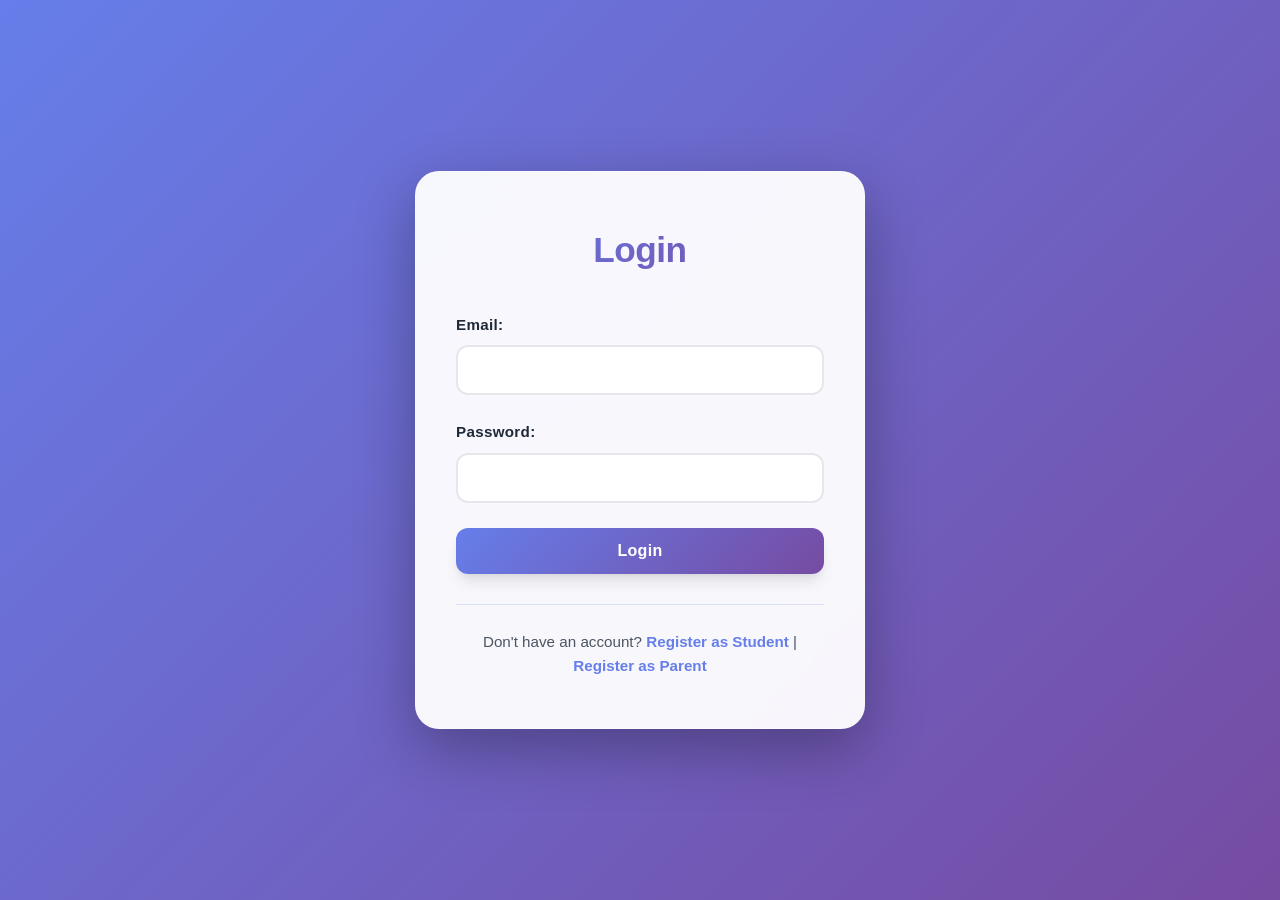
<file: src/main/resources/web/index.html>
<!DOCTYPE html>
<html lang="en">
<head>
    <meta charset="UTF-8">
    <meta name="viewport" content="width=device-width, initial-scale=1.0">
    <title>School Management System</title>
    <link rel="stylesheet" href="styles.css">
    <script>
        // Redirect to login if not authenticated, or dashboard if authenticated
        window.addEventListener('DOMContentLoaded', function() {
            const user = localStorage.getItem('user');
            if (user) {
                window.location.href = 'dashboard.html';
            } else {
                window.location.href = 'login.html';
            }
        });
    </script>
</head>
<body>
<div class="container">
    <header>
        <h1>School Management System</h1>
        <p class="subtitle">Administrative Portal</p>
    </header>

    <nav class="tabs">
        <button class="tab-button active" onclick="showTab('student')">Student Registration</button>
        <button class="tab-button" onclick="showTab('staff')">Staff Onboarding</button>
        <button class="tab-button" onclick="showTab('grade')">Grade Management</button>
        <button class="tab-button" onclick="showTab('attendance')">Attendance</button>
        <button class="tab-button" onclick="showTab('user')">User Roles</button>
    </nav>

    <!-- Student Registration Tab -->
    <div id="student" class="tab-content active">
        <h2>Student Registration</h2>
        <form id="studentForm" onsubmit="registerStudent(event)">
            <div class="form-group">
                <label>Student ID:</label>
                <input type="text" id="studentId" required>
            </div>
            <div class="form-group">
                <label>Name:</label>
                <input type="text" id="studentName" required>
            </div>
            <div class="form-group">
                <label>Major:</label>
                <input type="text" id="studentMajor" required>
            </div>
            <div class="form-group">
                <label>Academic Year:</label>
                <input type="text" id="studentYear" value="2024-2025">
            </div>
            <div class="form-group">
                <label>Trimester:</label>
                <select id="studentTrimester">
                    <option value="first">First</option>
                    <option value="second">Second</option>
                    <option value="third">Third</option>
                </select>
            </div>
            <button type="submit" class="btn-primary">Register Student</button>
        </form>
        <div id="studentResult" class="result"></div>
    </div>

    <!-- Staff Onboarding Tab -->
    <div id="staff" class="tab-content">
        <h2>Staff Onboarding</h2>
        <form id="staffForm" onsubmit="onboardStaff(event)">
            <div class="form-group">
                <label>Staff ID:</label>
                <input type="text" id="staffId" required>
            </div>
            <div class="form-group">
                <label>First Name:</label>
                <input type="text" id="staffFirstName" required>
            </div>
            <div class="form-group">
                <label>Last Name:</label>
                <input type="text" id="staffLastName" required>
            </div>
            <div class="form-group">
                <label>Department:</label>
                <input type="text" id="staffDept" required>
            </div>
            <div class="form-group">
                <label>Position:</label>
                <input type="text" id="staffPosition" required>
            </div>
            <div class="form-group">
                <label>Academic Year:</label>
                <input type="text" id="staffYear" value="2024-2025">
            </div>
            <div class="form-group">
                <label>Trimester:</label>
                <select id="staffTrimester">
                    <option value="first">First</option>
                    <option value="second">Second</option>
                    <option value="third">Third</option>
                </select>
            </div>
            <button type="submit" class="btn-primary">Onboard Staff</button>
        </form>
        <div id="staffResult" class="result"></div>
    </div>

    <!-- Grade Management Tab -->
    <div id="grade" class="tab-content">
        <h2>Grade Management</h2>
        <form id="gradeForm" onsubmit="updateGrade(event)">
            <div class="form-group">
                <label>Student Name:</label>
                <input type="text" id="gradeStudentName" required>
            </div>
            <div class="form-group">
                <label>Old Grade (0-100):</label>
                <input type="number" id="oldGrade" min="0" max="100" required>
            </div>
            <div class="form-group">
                <label>New Grade (0-100):</label>
                <input type="number" id="newGrade" min="0" max="100" required>
            </div>
            <div class="form-group">
                <label>Notify:</label>
                <label class="checkbox-label">
                    <input type="checkbox" id="notifyStudent" checked> Student
                </label>
                <label class="checkbox-label">
                    <input type="checkbox" id="notifyParent" checked> Parent
                </label>
            </div>
            <button type="submit" class="btn-primary">Update Grade</button>
        </form>
        <div id="gradeResult" class="result"></div>
    </div>

    <!-- Attendance Tab -->
    <div id="attendance" class="tab-content">
        <h2>Attendance Calculation</h2>
        <form id="attendanceForm" onsubmit="calculateAttendance(event)">
            <div class="form-group">
                <label>Student Name:</label>
                <input type="text" id="attendanceStudentName" required>
            </div>
            <div class="form-group">
                <label>Present Days:</label>
                <input type="number" id="presentDays" min="0" required>
            </div>
            <div class="form-group">
                <label>Total Days:</label>
                <input type="number" id="totalDays" min="1" required>
            </div>
            <div class="form-group">
                <label>Strategy:</label>
                <select id="attendanceStrategy">
                    <option value="percentage">Percentage</option>
                    <option value="passFail">Pass/Fail</option>
                </select>
            </div>
            <button type="submit" class="btn-primary">Calculate Attendance</button>
        </form>
        <div id="attendanceResult" class="result"></div>
    </div>

    <!-- User Roles Tab -->
    <div id="user" class="tab-content">
        <h2>User Role Management</h2>
        <form id="userForm" onsubmit="createUser(event)">
            <div class="form-group">
                <label>Select Roles:</label>
                <label class="checkbox-label">
                    <input type="checkbox" id="roleTeacher" value="teacher"> Teacher
                </label>
                <label class="checkbox-label">
                    <input type="checkbox" id="roleAdmin" value="admin"> Admin
                </label>
                <label class="checkbox-label">
                    <input type="checkbox" id="roleAdvisor" value="advisor"> Class Advisor
                </label>
            </div>
            <button type="submit" class="btn-primary">Create User</button>
        </form>
        <div id="userResult" class="result"></div>
    </div>

    <!-- Output area removed along with system demo for production UI -->
</div>

<script src="app.js"></script>
</body>
</html>
</file>
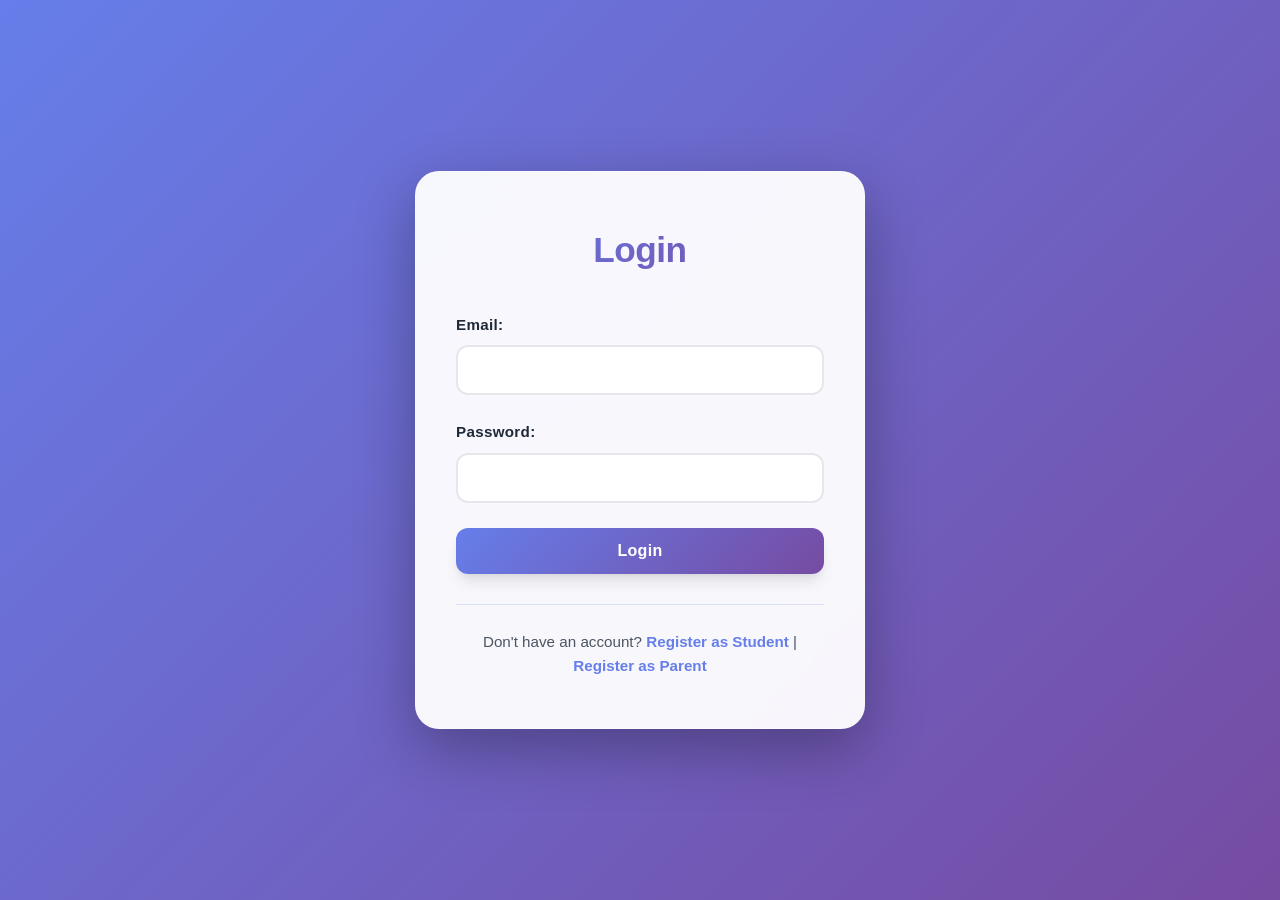
<file: src/main/resources/web/dashboard.html>
<!DOCTYPE html>
<html lang="en">
<head>
    <meta charset="UTF-8">
    <meta name="viewport" content="width=device-width, initial-scale=1.0">
    <title>Dashboard - School Management System</title>
    <link rel="stylesheet" href="styles.css">
    <style>
        :root {
            --primary: #667eea;
            --primary-dark: #5568d3;
            --secondary: #764ba2;
            --success: #10b981;
            --danger: #ef4444;
            --warning: #f59e0b;
            --info: #3b82f6;
            --dark: #1f2937;
            --light: #f9fafb;
            --gray-100: #f3f4f6;
            --gray-200: #e5e7eb;
            --gray-600: #4b5563;
            --shadow: 0 4px 6px -1px rgba(0, 0, 0, 0.1), 0 2px 4px -1px rgba(0, 0, 0, 0.06);
            --shadow-lg: 0 10px 15px -3px rgba(0, 0, 0, 0.1), 0 4px 6px -2px rgba(0, 0, 0, 0.05);
            --shadow-xl: 0 20px 25px -5px rgba(0, 0, 0, 0.1), 0 10px 10px -5px rgba(0, 0, 0, 0.04);
        }
        
        body {
            background: linear-gradient(135deg, #667eea 0%, #764ba2 100%);
            background-attachment: fixed;
            min-height: 100vh;
        }
        
        .dashboard-header {
            background: linear-gradient(135deg, var(--primary) 0%, var(--secondary) 100%);
            color: white;
            padding: 25px 40px;
            display: flex;
            justify-content: space-between;
            align-items: center;
            box-shadow: var(--shadow-lg);
            position: relative;
            overflow: hidden;
        }
        
        .dashboard-header::before {
            content: '';
            position: absolute;
            top: -50%;
            right: -50%;
            width: 200%;
            height: 200%;
            background: radial-gradient(circle, rgba(255,255,255,0.1) 0%, transparent 70%);
            animation: rotate 20s linear infinite;
        }
        
        .dashboard-header h1 {
            font-size: 1.8em;
            font-weight: 700;
            position: relative;
            z-index: 1;
            text-shadow: 0 2px 10px rgba(0, 0, 0, 0.2);
        }
        
        .user-info {
            display: flex;
            align-items: center;
            gap: 15px;
            position: relative;
            z-index: 1;
        }
        
        .user-name-part {
            font-weight: 600;
            font-size: 1.1em;
            text-shadow: 0 1px 3px rgba(0, 0, 0, 0.2);
        }
        
        .logout-btn {
            background: rgba(255, 255, 255, 0.2);
            backdrop-filter: blur(10px);
            color: white;
            padding: 10px 20px;
            border: 2px solid rgba(255, 255, 255, 0.3);
            border-radius: 12px;
            cursor: pointer;
            font-weight: 600;
            transition: all 0.3s cubic-bezier(0.4, 0, 0.2, 1);
        }
        
        .logout-btn:hover {
            background: rgba(255, 255, 255, 0.3);
            transform: translateY(-2px);
            box-shadow: 0 4px 12px rgba(0, 0, 0, 0.2);
        }
        
        .dashboard-content {
            padding: 40px;
            background: transparent;
        }
        
        .role-section {
            display: none;
            animation: fadeIn 0.4s ease-in;
        }
        
        .role-section.active {
            display: block;
        }
        
        .role-section h2 {
            color: white !important;
            text-shadow: 0 2px 10px rgba(0, 0, 0, 0.3);
            margin-bottom: 30px;
            font-size: 2em;
        }
        
        .role-section p {
            color: rgba(255, 255, 255, 0.9);
            text-shadow: 0 1px 3px rgba(0, 0, 0, 0.2);
        }
        
        .role-section h3 {
            color: white !important;
            text-shadow: 0 2px 10px rgba(0, 0, 0, 0.3);
        }
        
        .role-section .card h3 {
            color: #1f2937 !important;
            text-shadow: none;
        }
        
        .role-section .stat-card h3 {
            color: #4b5563 !important;
            text-shadow: none !important;
        }
        
        .role-section .stat-card p {
            color: #6b7280 !important;
            text-shadow: none !important;
        }
        
        .tab-content {
            background: transparent !important;
            padding: 0 !important;
            margin-top: 20px;
            display: none;
        }
        
        .tab-content.active {
            display: block !important;
        }
        
        .tab-content .card {
            background: rgba(255, 255, 255, 0.95);
            backdrop-filter: blur(10px);
            margin-bottom: 0;
        }
        
        .tabs {
            background: transparent !important;
            border: none !important;
            padding: 0;
            margin-bottom: 20px;
            display: flex;
            gap: 10px;
        }
        
        .stats-grid {
            display: grid;
            grid-template-columns: repeat(auto-fit, minmax(250px, 1fr));
            gap: 25px;
            margin-bottom: 40px;
        }
        
        .stat-card {
            background: linear-gradient(135deg, rgba(255, 255, 255, 0.95) 0%, rgba(255, 255, 255, 0.9) 100%);
            backdrop-filter: blur(10px);
            padding: 30px;
            border-radius: 20px;
            border-left: 5px solid var(--primary);
            box-shadow: var(--shadow-lg);
            transition: all 0.3s cubic-bezier(0.4, 0, 0.2, 1);
            position: relative;
            overflow: hidden;
        }
        
        .stat-card::before {
            content: '';
            position: absolute;
            top: 0;
            left: 0;
            right: 0;
            height: 4px;
            background: linear-gradient(90deg, var(--primary), var(--secondary));
            transform: scaleX(0);
            transition: transform 0.3s;
        }
        
        .stat-card:hover {
            transform: translateY(-5px);
            box-shadow: var(--shadow-xl);
        }
        
        .stat-card:hover::before {
            transform: scaleX(1);
        }
        
        .stat-card h3 {
            margin: 0 0 15px 0;
            color: #4b5563 !important;
            font-size: 0.95em;
            font-weight: 600;
            text-transform: uppercase;
            letter-spacing: 1px;
            text-shadow: none !important;
        }
        
        .stat-card .value {
            font-size: 3em;
            font-weight: 700;
            background: linear-gradient(135deg, var(--primary) 0%, var(--secondary) 100%);
            -webkit-background-clip: text;
            -webkit-text-fill-color: transparent;
            background-clip: text;
            line-height: 1;
        }
        
        .stat-card p {
            color: #6b7280 !important;
            text-shadow: none !important;
        }
        
        table {
            width: 100%;
            border-collapse: separate;
            border-spacing: 0;
            margin-top: 25px;
            background: rgba(255, 255, 255, 0.95);
            backdrop-filter: blur(10px);
            border-radius: 16px;
            overflow: hidden;
            box-shadow: var(--shadow-lg);
        }
        
        th, td {
            padding: 16px 20px;
            text-align: left;
            border-bottom: 1px solid var(--gray-200);
        }
        
        th {
            background: linear-gradient(135deg, var(--primary) 0%, var(--secondary) 100%);
            color: white;
            font-weight: 600;
            text-transform: uppercase;
            font-size: 0.85em;
            letter-spacing: 0.5px;
        }
        
        tr:last-child td {
            border-bottom: none;
        }
        
        tr:hover {
            background: rgba(102, 126, 234, 0.05);
        }
        
        .badge {
            padding: 6px 12px;
            border-radius: 20px;
            font-size: 0.85em;
            font-weight: 600;
            display: inline-block;
            box-shadow: var(--shadow);
        }
        
        .badge.present {
            background: linear-gradient(135deg, #d1fae5 0%, #a7f3d0 100%);
            color: #065f46;
        }
        
        .badge.absent {
            background: linear-gradient(135deg, #fee2e2 0%, #fecaca 100%);
            color: #991b1b;
        }
        
        .form-group select {
            width: 100%;
            padding: 14px 16px;
            border: 2px solid var(--gray-200);
            border-radius: 12px;
            font-size: 1em;
            background: rgba(255, 255, 255, 0.95);
            backdrop-filter: blur(10px);
            cursor: pointer;
            transition: all 0.3s cubic-bezier(0.4, 0, 0.2, 1);
        }
        
        .form-group select:focus {
            outline: none;
            border-color: var(--primary);
            box-shadow: 0 0 0 4px rgba(102, 126, 234, 0.1);
            transform: translateY(-1px);
        }
        
        .card {
            background: rgba(255, 255, 255, 0.95);
            backdrop-filter: blur(10px);
            border-radius: 20px;
            padding: 30px;
            margin-bottom: 25px;
            box-shadow: var(--shadow-lg);
            transition: all 0.3s cubic-bezier(0.4, 0, 0.2, 1);
            border: 1px solid rgba(255, 255, 255, 0.2);
        }
        
        .card:hover {
            transform: translateY(-3px);
            box-shadow: var(--shadow-xl);
        }
        
        .card h3 {
            margin-top: 0;
            color: #1f2937;
            border-bottom: 3px solid var(--primary);
            padding-bottom: 15px;
            font-weight: 700;
            font-size: 1.5em;
        }
        
        .tab-button {
            background: rgba(255, 255, 255, 0.1);
            backdrop-filter: blur(10px);
            border: 2px solid rgba(255, 255, 255, 0.2);
            padding: 12px 24px;
            cursor: pointer;
            font-size: 1em;
            font-weight: 500;
            color: rgba(255, 255, 255, 0.8);
            border-radius: 12px;
            transition: all 0.3s cubic-bezier(0.4, 0, 0.2, 1);
            position: relative;
        }
        
        .tab-button:hover {
            background: rgba(255, 255, 255, 0.15);
            color: white;
            border-color: rgba(255, 255, 255, 0.3);
        }
        
        .tab-button.active {
            background: linear-gradient(135deg, var(--primary) 0%, var(--secondary) 100%);
            color: white;
            font-weight: 600;
            box-shadow: var(--shadow-lg);
            border-color: transparent;
        }
        
        @keyframes rotate {
            from { transform: rotate(0deg); }
            to { transform: rotate(360deg); }
        }
        
        @keyframes fadeIn {
            from { opacity: 0; transform: translateY(10px); }
            to { opacity: 1; transform: translateY(0); }
        }
        
        /* Modal Styles */
        .modal {
            display: none;
            position: fixed;
            z-index: 1000;
            left: 0;
            top: 0;
            width: 100%;
            height: 100%;
            background-color: rgba(0, 0, 0, 0.5);
            backdrop-filter: blur(5px);
            animation: fadeIn 0.3s ease-out;
        }
        
        .modal.active {
            display: flex;
            align-items: center;
            justify-content: center;
        }
        
        .modal-content {
            background: white;
            border-radius: 20px;
            box-shadow: var(--shadow-xl);
            width: 90%;
            max-width: 500px;
            max-height: 90vh;
            overflow-y: auto;
            animation: slideUp 0.3s ease-out;
            position: relative;
        }
        
        @keyframes slideUp {
            from {
                opacity: 0;
                transform: translateY(50px);
            }
            to {
                opacity: 1;
                transform: translateY(0);
            }
        }
        
        .modal-header {
            display: flex;
            justify-content: space-between;
            align-items: center;
            padding: 25px 30px;
            border-bottom: 2px solid var(--gray-200);
            background: linear-gradient(135deg, var(--primary) 0%, var(--secondary) 100%);
            color: white;
            border-radius: 20px 20px 0 0;
        }
        
        .modal-header h2 {
            margin: 0;
            font-size: 1.5em;
            font-weight: 700;
            color: white !important;
            text-shadow: none !important;
            border: none !important;
            padding: 0 !important;
        }
        
        .modal-close {
            color: white;
            font-size: 32px;
            font-weight: 300;
            cursor: pointer;
            line-height: 1;
            transition: transform 0.2s;
            width: 32px;
            height: 32px;
            display: flex;
            align-items: center;
            justify-content: center;
            border-radius: 50%;
            background: rgba(255, 255, 255, 0.2);
        }
        
        .modal-close:hover {
            transform: rotate(90deg);
            background: rgba(255, 255, 255, 0.3);
        }
        
        .modal-content form {
            padding: 30px;
        }
        
        .modal-actions {
            display: flex;
            gap: 15px;
            justify-content: flex-end;
            margin-top: 25px;
            padding-top: 25px;
            border-top: 2px solid var(--gray-200);
        }
        
        .btn-secondary {
            background: var(--gray-200);
            color: var(--gray-800);
            padding: 14px 32px;
            border: none;
            border-radius: 12px;
            font-size: 1em;
            font-weight: 600;
            cursor: pointer;
            transition: all 0.3s cubic-bezier(0.4, 0, 0.2, 1);
            box-shadow: var(--shadow);
        }
        
        .btn-secondary:hover {
            background: var(--gray-300);
            transform: translateY(-2px);
            box-shadow: var(--shadow-lg);
        }
    </style>
</head>
<body>
<div class="dashboard-header">
    <h1>School Management System</h1>
    <div class="user-info">
        <span id="userFirstName" class="user-name-part"></span>
        <span id="userLastName" class="user-name-part"></span>
        <span id="userRole" class="badge"></span>
        <button class="logout-btn" onclick="logout()">Logout</button>
    </div>
</div>

<div class="dashboard-content">
    <!-- Notifications Section (for students, teachers, parents - NOT admin) -->
    <div id="notificationsSection" class="card" style="margin-bottom: 30px; display: none;">
        <h3>Notifications <span id="notificationBadge" class="badge" style="display: none;"></span></h3>
        <button onclick="loadNotifications()" class="btn-primary" style="margin-bottom: 15px;">Refresh</button>
        <div id="notificationsList"></div>
    </div>

    <!-- Student Dashboard -->
    <div id="studentDashboard" class="role-section">
        <h2>Student Dashboard</h2>
        
        <div class="stats-grid">
            <div class="stat-card">
                <h3>Overall Attendance</h3>
                <div class="value" id="studentAttendance">-</div>
                <p>%</p>
            </div>
            <div class="stat-card">
                <h3>Total Subjects</h3>
                <div class="value" id="studentSubjects">-</div>
            </div>
            <div class="stat-card">
                <h3>Average Grade</h3>
                <div class="value" id="studentAvgGrade">-</div>
            </div>
        </div>

        <h3 style="color: white; text-shadow: 0 2px 10px rgba(0, 0, 0, 0.3);">My Grades</h3>
        <table id="gradesTable">
            <thead>
                <tr>
                    <th>Subject</th>
                    <th>Score</th>
                    <th>Grade</th>
                    <th>Status</th>
                    <th>Last Updated</th>
                </tr>
            </thead>
            <tbody id="gradesBody">
            </tbody>
        </table>

        <h3 style="margin-top: 30px; color: white; text-shadow: 0 2px 10px rgba(0, 0, 0, 0.3);">My Attendance</h3>
        <table id="attendanceTable">
            <thead>
                <tr>
                    <th>Date</th>
                    <th>Subject</th>
                    <th>Status</th>
                </tr>
            </thead>
            <tbody id="attendanceBody">
            </tbody>
        </table>

        <h3 style="margin-top: 30px; color: white; text-shadow: 0 2px 10px rgba(0, 0, 0, 0.3);">My Timetable</h3>
        <table id="studentTimetableTable">
            <thead>
                <tr>
                    <th>Day</th>
                    <th>Time</th>
                    <th>Subject</th>
                    <th>Teacher</th>
                    <th>Room</th>
                </tr>
            </thead>
            <tbody id="studentTimetableBody">
            </tbody>
        </table>

        <h3 style="margin-top: 30px; color: white; text-shadow: 0 2px 10px rgba(0, 0, 0, 0.3);">Messages with Advisor</h3>
        <div class="card">
            <div class="form-group">
                <label>Select Advisor:</label>
                <select id="studentAdvisorSelect" onchange="onStudentAdvisorChange()" required>
                    <option value="">-- Select an advisor --</option>
                </select>
            </div>
            <div id="studentMessagesContainer" style="margin-top: 20px; max-height: 300px; overflow-y: auto; background: rgba(255,255,255,0.9); padding: 15px; border-radius: 12px; border: 1px solid rgba(209,213,219,0.8);">
                <p style="color: #9ca3af; text-align: center;">Select an advisor to view the conversation.</p>
            </div>
            <form id="studentMessageForm" onsubmit="sendMessageToAdvisor(event)" style="margin-top: 15px;">
                <div class="form-group">
                    <label>Message:</label>
                    <textarea id="studentMessageContent" rows="3" required style="width: 100%; border-radius: 12px; padding: 10px; border: 2px solid #e5e7eb;"></textarea>
                </div>
                <button type="submit" class="btn-primary">Send Message</button>
            </form>
        </div>
    </div>

    <!-- Parent Dashboard -->
    <div id="parentDashboard" class="role-section">
        <h2>Parent Dashboard</h2>
        <div class="card">
            <h3>My Children's Grades</h3>
            <div id="parentChildrenGrades" style="color: #4b5563;">Loading children's grades...</div>
        </div>
        <div class="card" style="margin-top: 20px;">
            <h3>Children Timetables</h3>
            <div id="parentChildrenTimetables" style="color: #4b5563;">Timetables will appear together with grades.</div>
        </div>
        <style>
            #parentDashboard #parentChildrenGrades p {
                color: white !important;
                text-shadow: 0 2px 10px rgba(0, 0, 0, 0.5) !important;
            }
        </style>
    </div>

    <!-- Teacher/Staff Dashboard -->
    <div id="teacherDashboard" class="role-section">
        <h2>Teacher Dashboard</h2>
        <p style="color: rgba(255, 255, 255, 0.9); text-shadow: 0 1px 3px rgba(0, 0, 0, 0.2);">Welcome to the teacher dashboard. You can manage students, grades, and attendance.</p>
        <div class="tabs" style="margin-top: 20px;">
            <button class="tab-button active" onclick="showTeacherTab('manage')">Manage Students</button>
            <button class="tab-button" onclick="showTeacherTab('grades')">Update Grades</button>
            <button class="tab-button" onclick="showTeacherTab('attendance')">Record Attendance</button>
            <button class="tab-button" onclick="showTeacherTab('messages')">Messages</button>
        </div>
        
        <div id="teacherManage" class="tab-content active">
            <div class="card">
                <h3>Student Management</h3>
                <p style="color: #4b5563; margin: 0;">Use the admin panel below to manage students.</p>
            </div>
        </div>
        
        <div id="teacherGrades" class="tab-content">
            <div class="card">
                <h3>Update Student Grades</h3>
                <button onclick="openUpdateGradeModal()" class="btn-primary">Update Grade</button>
                <div id="gradesListContainer" style="margin-top: 20px;"></div>
            </div>
        </div>
        
        <div id="teacherAttendance" class="tab-content">
            <div class="card">
                <h3>Record Attendance</h3>
                <form id="recordAttendanceForm" onsubmit="recordAttendance(event)">
                <div class="form-group">
                    <label>Select Student:</label>
                    <select id="attStudentSelect" onchange="onStudentSelectChange(this, 'attendance')" required>
                        <option value="">-- Select a student --</option>
                    </select>
                </div>
                <div class="form-group">
                    <label>Subject:</label>
                    <select id="attSubjectSelect" required>
                        <option value="">-- Select a subject --</option>
                    </select>
                </div>
                <div class="form-group">
                    <label>Date:</label>
                    <input type="date" id="attDate" required>
                </div>
                <div class="form-group">
                    <label>Status:</label>
                    <select id="attPresent" required>
                        <option value="true">Present</option>
                        <option value="false">Absent</option>
                    </select>
                </div>
                <button type="submit" class="btn-primary">Record Attendance</button>
                </form>
            </div>
        </div>

        <div id="teacherMessages" class="tab-content">
            <div class="card">
                <h3>Messages with Students</h3>
                <div class="form-group">
                    <label>Select Student:</label>
                    <select id="messageStudentSelect" onchange="onMessageStudentChange()" required>
                        <option value="">-- Select a student --</option>
                    </select>
                </div>
                <div id="messagesContainer" style="margin-top: 20px; max-height: 300px; overflow-y: auto; background: rgba(255,255,255,0.9); padding: 15px; border-radius: 12px; border: 1px solid rgba(209,213,219,0.8);">
                    <p style="color: #9ca3af; text-align: center;">Select a student to view the conversation.</p>
                </div>
                <form id="sendMessageForm" onsubmit="sendMessageToStudent(event)" style="margin-top: 15px;">
                    <div class="form-group">
                        <label>Message:</label>
                        <textarea id="messageContent" rows="3" required style="width: 100%; border-radius: 12px; padding: 10px; border: 2px solid #e5e7eb;"></textarea>
                    </div>
                    <button type="submit" class="btn-primary">Send Message</button>
                </form>
            </div>
        </div>

        <div class="card" style="margin-top: 20px;">
            <h3>My Teaching Timetable</h3>
            <table id="teacherTimetableTable">
                <thead>
                    <tr>
                        <th>Day</th>
                        <th>Time</th>
                        <th>Subject</th>
                        <th>Room</th>
                    </tr>
                </thead>
                <tbody id="teacherTimetableBody">
                </tbody>
            </table>
        </div>
    </div>

    <!-- Admin Dashboard -->
    <div id="adminDashboard" class="role-section">
        <h2>Admin Dashboard</h2>
        <p style="color: rgba(255, 255, 255, 0.9); text-shadow: 0 1px 3px rgba(0, 0, 0, 0.2);">Welcome to the admin dashboard. Full system access available.</p>
        <div class="tabs" style="margin-top: 20px;">
            <button class="tab-button active" onclick="showAdminTab('users')">User Management</button>
            <button class="tab-button" onclick="showAdminTab('staff')">Staff List</button>
            <button class="tab-button" onclick="showAdminTab('staffOnboard')">Hire Staff</button>
            <button class="tab-button" onclick="showAdminTab('students')">Student Registration</button>
            <button class="tab-button" onclick="showAdminTab('parent')">Link Parent</button>
        </div>
        
        <div id="adminUsers" class="tab-content active">
            <div class="card">
                <h3>All Users</h3>
                <button onclick="loadAllUsers()" class="btn-primary" style="margin-bottom: 20px;">Refresh List</button>
                <table id="usersTable">
                    <thead>
                        <tr>
                            <th>User ID</th>
                            <th>Name</th>
                            <th>Email</th>
                            <th>Roles</th>
                            <th>Major/Dept</th>
                            <th>Actions</th>
                        </tr>
                    </thead>
                    <tbody id="usersTableBody">
                    </tbody>
                </table>
            </div>
        </div>
        
        <div id="adminStaff" class="tab-content">
            <div class="card">
                <h3>Staff Members</h3>
                <button onclick="loadStaffList()" class="btn-primary" style="margin-bottom: 20px;">Refresh List</button>
                <table id="staffTable">
                    <thead>
                        <tr>
                            <th>User ID</th>
                            <th>Name</th>
                            <th>Email</th>
                            <th>Department</th>
                            <th>Position</th>
                            <th>Roles</th>
                            <th>Actions</th>
                        </tr>
                    </thead>
                    <tbody id="staffTableBody">
                    </tbody>
                </table>
            </div>
        </div>
        
        <div id="adminStudents" class="tab-content active">
            <h3>Student Registration</h3>
            <form id="adminStudentForm" onsubmit="registerStudent(event)">
                <div class="form-group">
                    <label>Student ID:</label>
                    <input type="text" id="adminStudentId" required>
                </div>
                <div class="form-group">
                    <label>Name:</label>
                    <input type="text" id="adminStudentName" required>
                </div>
                <div class="form-group">
                    <label>Major:</label>
                    <input type="text" id="adminStudentMajor" required>
                </div>
                <button type="submit" class="btn-primary">Register Student</button>
            </form>
        </div>
        
        <div id="adminStaffOnboard" class="tab-content">
            <div class="card">
                <h3>Hire Staff Member</h3>
                <form id="adminStaffForm" onsubmit="onboardStaff(event)">
                    <div class="form-group">
                        <label>Staff ID:</label>
                        <input type="text" id="adminStaffId" required>
                    </div>
                    <div class="form-group">
                        <label>First Name:</label>
                        <input type="text" id="adminStaffFirstName" required>
                    </div>
                    <div class="form-group">
                        <label>Last Name:</label>
                        <input type="text" id="adminStaffLastName" required>
                    </div>
                    <div class="form-group">
                        <label>Department:</label>
                        <input type="text" id="adminStaffDept" required>
                    </div>
                    <div class="form-group">
                        <label>Position:</label>
                        <input type="text" id="adminStaffPosition" required>
                    </div>
                    <button type="submit" class="btn-primary">Hire Staff</button>
                </form>
            </div>
        </div>
        
        <div id="adminParent" class="tab-content">
            <div class="card">
                <h3>Link Parent to Student</h3>
                <form id="linkParentForm" onsubmit="linkParentToStudent(event)">
                    <div class="form-group">
                        <label>Select Parent:</label>
                        <select id="parentSelect" required>
                            <option value="">-- Select a parent --</option>
                        </select>
                    </div>
                    <div class="form-group">
                        <label>Select Student:</label>
                        <select id="studentSelectForParent" required>
                            <option value="">-- Select a student --</option>
                        </select>
                    </div>
                    <button type="submit" class="btn-primary">Link Parent to Student</button>
                </form>
            </div>
        </div>

        <div class="card" style="margin-top: 20px;">
            <h3>School Timetable Overview</h3>
            <table id="adminTimetableTable">
                <thead>
                    <tr>
                        <th>Day</th>
                        <th>Time</th>
                        <th>Subject</th>
                        <th>Teacher</th>
                        <th>Room</th>
                    </tr>
                </thead>
                <tbody id="adminTimetableBody">
                </tbody>
            </table>
        </div>
    </div>
</div>

<!-- Edit User Modal -->
<div id="editUserModal" class="modal">
    <div class="modal-content">
        <div class="modal-header">
            <h2>Edit User</h2>
            <span class="modal-close" onclick="closeEditUserModal()">&times;</span>
        </div>
        <form id="editUserForm" onsubmit="updateUserFromModal(event)">
            <input type="hidden" id="editUserId">
            <div class="form-group">
                <label>First Name:</label>
                <input type="text" id="editFirstName" required>
            </div>
            <div class="form-group">
                <label>Last Name:</label>
                <input type="text" id="editLastName" required>
            </div>
            <div class="form-group">
                <label>Email:</label>
                <input type="email" id="editEmail" required>
            </div>
            <div class="form-group">
                <label>Major (for students):</label>
                <input type="text" id="editMajor">
            </div>
            <div class="form-group">
                <label>Department (for staff):</label>
                <input type="text" id="editDepartment">
            </div>
            <div class="form-group">
                <label>Position (for staff):</label>
                <input type="text" id="editPosition">
            </div>
            <div class="modal-actions">
                <button type="button" onclick="closeEditUserModal()" class="btn-secondary">Cancel</button>
                <button type="submit" class="btn-primary">Update User</button>
            </div>
        </form>
    </div>
</div>

<!-- Update Grade Modal -->
<div id="updateGradeModal" class="modal">
    <div class="modal-content">
        <div class="modal-header">
            <h2>Update Student Grade</h2>
            <span class="modal-close" onclick="closeUpdateGradeModal()">&times;</span>
        </div>
        <form id="updateGradeForm" onsubmit="updateStudentGrade(event)">
            <div class="form-group">
                <label>Select Student:</label>
                <select id="gradeStudentSelect" onchange="onStudentSelectChange(this, 'grade')" required>
                    <option value="">-- Select a student --</option>
                </select>
            </div>
            <div class="form-group">
                <label>Subject:</label>
                <select id="gradeSubjectSelect" required>
                    <option value="">-- Select a subject --</option>
                </select>
            </div>
            <div class="form-group">
                <label>Current Score:</label>
                <input type="number" id="currentGradeScore" min="0" max="100" readonly style="background: #f3f4f6; cursor: not-allowed;">
            </div>
            <div class="form-group">
                <label>New Score (0-100):</label>
                <input type="number" id="gradeScore" min="0" max="100" required>
            </div>
            <div class="modal-actions">
                <button type="button" onclick="closeUpdateGradeModal()" class="btn-secondary">Cancel</button>
                <button type="submit" class="btn-primary">Update Grade</button>
            </div>
        </form>
    </div>
</div>

<script src="dashboard.js"></script>
</body>
</html>
</file>
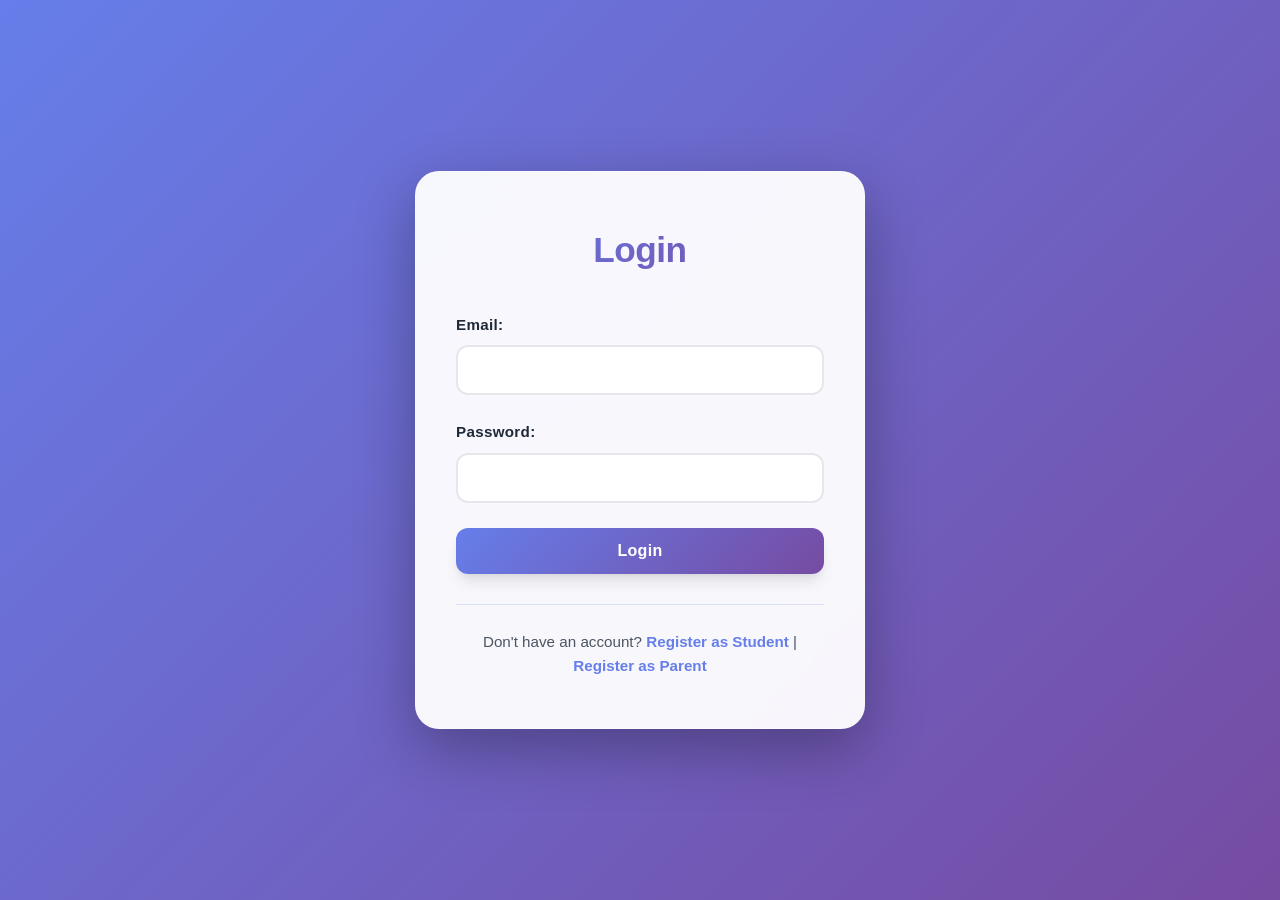
<file: src/main/resources/web/login.html>
<!DOCTYPE html>
<html lang="en">
<head>
    <meta charset="UTF-8">
    <meta name="viewport" content="width=device-width, initial-scale=1.0">
    <title>Login - School Management System</title>
    <link rel="stylesheet" href="styles.css">
    <style>
        body {
            display: flex;
            align-items: center;
            justify-content: center;
            min-height: 100vh;
            padding: 20px;
        }
        
        .auth-container {
            max-width: 450px;
            width: 100%;
            padding: 50px 40px;
            background: rgba(255, 255, 255, 0.95);
            backdrop-filter: blur(20px);
            border-radius: 24px;
            box-shadow: 0 20px 60px rgba(0, 0, 0, 0.3);
            border: 1px solid rgba(255, 255, 255, 0.3);
            animation: fadeInUp 0.6s ease-out;
        }
        
        .auth-container h2 {
            text-align: center;
            margin-bottom: 35px;
            background: linear-gradient(135deg, #667eea 0%, #764ba2 100%);
            -webkit-background-clip: text;
            -webkit-text-fill-color: transparent;
            background-clip: text;
            font-size: 2.2em;
            font-weight: 700;
            letter-spacing: -0.5px;
        }
        
        .auth-link {
            text-align: center;
            margin-top: 30px;
            padding-top: 25px;
            border-top: 1px solid rgba(102, 126, 234, 0.2);
        }
        
        .auth-link p {
            color: #4b5563;
            font-size: 0.95em;
        }
        
        .auth-link a {
            color: #667eea;
            text-decoration: none;
            font-weight: 600;
            transition: all 0.3s;
            position: relative;
        }
        
        .auth-link a::after {
            content: '';
            position: absolute;
            bottom: -2px;
            left: 0;
            width: 0;
            height: 2px;
            background: linear-gradient(135deg, #667eea 0%, #764ba2 100%);
            transition: width 0.3s;
        }
        
        .auth-link a:hover::after {
            width: 100%;
        }
        
        .auth-link a:hover {
            color: #764ba2;
        }
        
        @keyframes fadeInUp {
            from {
                opacity: 0;
                transform: translateY(30px);
            }
            to {
                opacity: 1;
                transform: translateY(0);
            }
        }
    </style>
</head>
<body>
<div class="auth-container">
    <h2>Login</h2>
    <form id="loginForm" onsubmit="handleLogin(event)">
        <div class="form-group">
            <label>Email:</label>
            <input type="email" id="email" required>
        </div>
        <div class="form-group">
            <label>Password:</label>
            <input type="password" id="password" required>
        </div>
        <button type="submit" class="btn-primary" style="width: 100%;">Login</button>
        <div id="loginResult" class="result"></div>
    </form>
    <div class="auth-link">
        <p>Don't have an account? <a href="register.html">Register as Student</a> | <a href="register-parent.html">Register as Parent</a></p>
    </div>
</div>

<script>
const API_BASE = 'http://localhost:8080';

async function handleLogin(event) {
    event.preventDefault();
    const resultDiv = document.getElementById('loginResult');
    resultDiv.className = 'result';
    resultDiv.style.display = 'none';

    const data = {
        email: document.getElementById('email').value,
        password: document.getElementById('password').value
    };

    try {
        const response = await fetch(`${API_BASE}/api/auth/login`, {
            method: 'POST',
            headers: {
                'Content-Type': 'application/json'
            },
            body: JSON.stringify(data)
        });

        const result = await response.json();

        if (result.success) {
            // Store user info in localStorage (including numeric primary key id for messaging)
            localStorage.setItem('user', JSON.stringify({
                id: result.id,
                userId: result.userId,
                firstName: result.firstName,
                lastName: result.lastName,
                name: result.name,
                email: result.email,
                roles: result.roles
            }));
            
            // Redirect to dashboard
            window.location.href = 'dashboard.html';
        } else {
            resultDiv.className = 'result error';
            resultDiv.innerHTML = `<strong>Error:</strong> ${result.error}`;
            resultDiv.style.display = 'block';
        }
    } catch (error) {
        resultDiv.className = 'result error';
        resultDiv.innerHTML = `<strong>Error:</strong> ${error.message}`;
        resultDiv.style.display = 'block';
    }
}
</script>
</body>
</html>
</file>
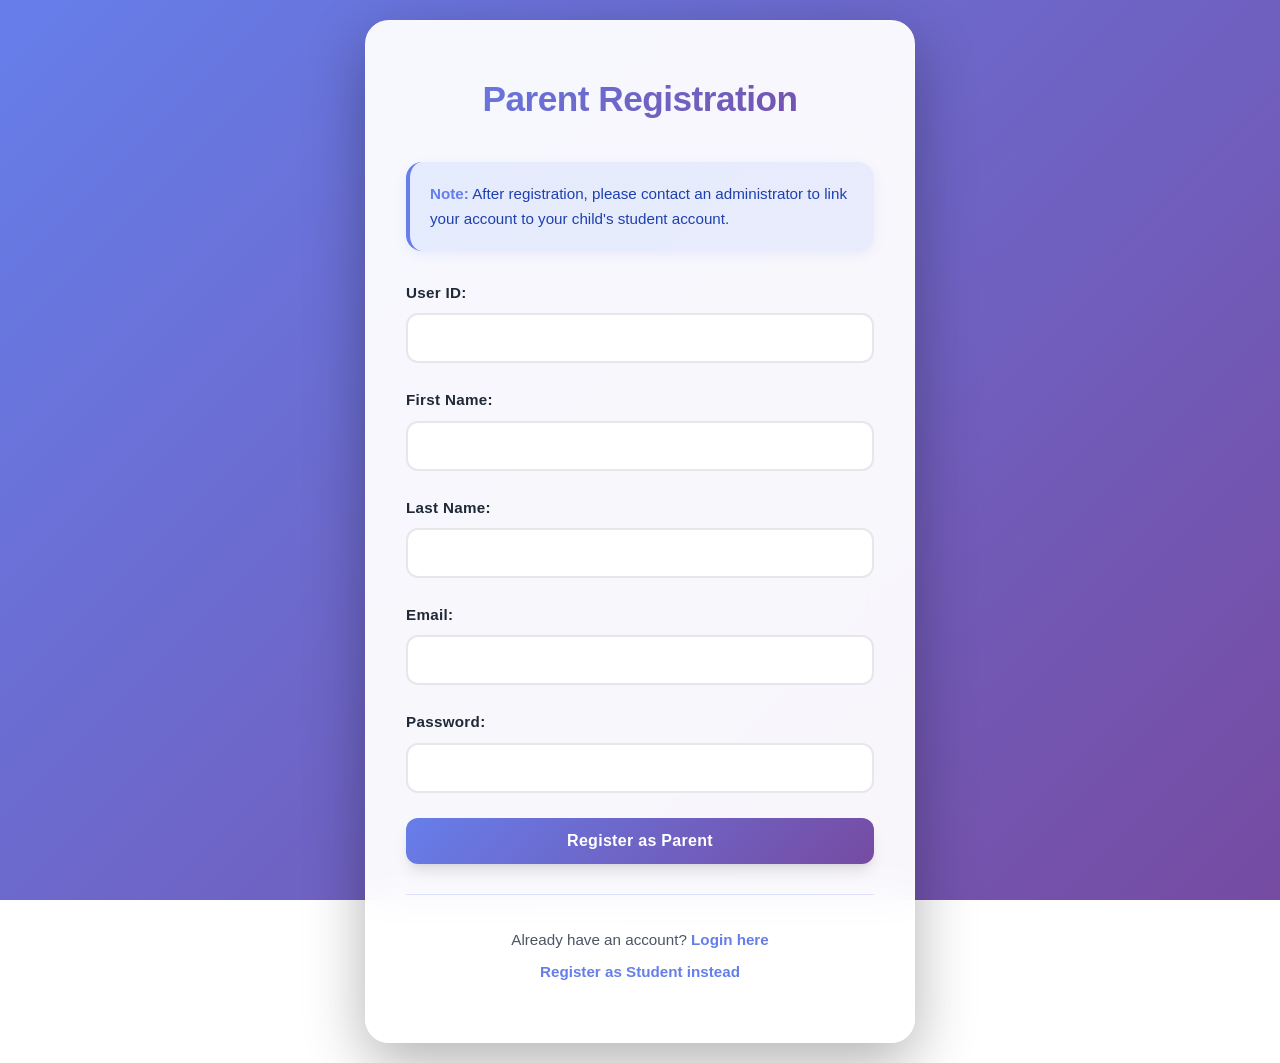
<file: src/main/resources/web/register-parent.html>
<!DOCTYPE html>
<html lang="en">
<head>
    <meta charset="UTF-8">
    <meta name="viewport" content="width=device-width, initial-scale=1.0">
    <title>Parent Registration - School Management System</title>
    <link rel="stylesheet" href="styles.css">
    <style>
        body {
            display: flex;
            align-items: center;
            justify-content: center;
            min-height: 100vh;
            padding: 20px;
        }
        
        .auth-container {
            max-width: 550px;
            width: 100%;
            padding: 50px 40px;
            background: rgba(255, 255, 255, 0.95);
            backdrop-filter: blur(20px);
            border-radius: 24px;
            box-shadow: 0 20px 60px rgba(0, 0, 0, 0.3);
            border: 1px solid rgba(255, 255, 255, 0.3);
            animation: fadeInUp 0.6s ease-out;
        }
        
        .auth-container h2 {
            text-align: center;
            margin-bottom: 35px;
            background: linear-gradient(135deg, #667eea 0%, #764ba2 100%);
            -webkit-background-clip: text;
            -webkit-text-fill-color: transparent;
            background-clip: text;
            font-size: 2.2em;
            font-weight: 700;
            letter-spacing: -0.5px;
        }
        
        .info-box {
            background: linear-gradient(135deg, rgba(59, 130, 246, 0.1) 0%, rgba(102, 126, 234, 0.1) 100%);
            padding: 20px;
            border-radius: 16px;
            margin-bottom: 30px;
            border-left: 4px solid #667eea;
            box-shadow: 0 4px 12px rgba(102, 126, 234, 0.1);
        }
        
        .info-box p {
            margin: 0;
            color: #1e40af;
            font-size: 0.95em;
            line-height: 1.6;
        }
        
        .info-box strong {
            color: #667eea;
        }
        
        .auth-link {
            text-align: center;
            margin-top: 30px;
            padding-top: 25px;
            border-top: 1px solid rgba(102, 126, 234, 0.2);
        }
        
        .auth-link p {
            color: #4b5563;
            font-size: 0.95em;
            margin: 8px 0;
        }
        
        .auth-link a {
            color: #667eea;
            text-decoration: none;
            font-weight: 600;
            transition: all 0.3s;
            position: relative;
        }
        
        .auth-link a::after {
            content: '';
            position: absolute;
            bottom: -2px;
            left: 0;
            width: 0;
            height: 2px;
            background: linear-gradient(135deg, #667eea 0%, #764ba2 100%);
            transition: width 0.3s;
        }
        
        .auth-link a:hover::after {
            width: 100%;
        }
        
        .auth-link a:hover {
            color: #764ba2;
        }
        
        @keyframes fadeInUp {
            from {
                opacity: 0;
                transform: translateY(30px);
            }
            to {
                opacity: 1;
                transform: translateY(0);
            }
        }
    </style>
</head>
<body>
<div class="auth-container">
    <h2>Parent Registration</h2>
    <div class="info-box">
        <p><strong>Note:</strong> After registration, please contact an administrator to link your account to your child's student account.</p>
    </div>
    <form id="registerForm" onsubmit="handleRegister(event)">
        <div class="form-group">
            <label>User ID:</label>
            <input type="text" id="userId" required>
        </div>
        <div class="form-group">
            <label>First Name:</label>
            <input type="text" id="firstName" required>
        </div>
        <div class="form-group">
            <label>Last Name:</label>
            <input type="text" id="lastName" required>
        </div>
        <div class="form-group">
            <label>Email:</label>
            <input type="email" id="email" required>
        </div>
        <div class="form-group">
            <label>Password:</label>
            <input type="password" id="password" required>
        </div>
        
        <button type="submit" class="btn-primary" style="width: 100%;">Register as Parent</button>
        <div id="registerResult" class="result"></div>
    </form>
    <div class="auth-link">
        <p>Already have an account? <a href="login.html">Login here</a></p>
        <p><a href="register.html">Register as Student instead</a></p>
    </div>
</div>

<script>
const API_BASE = 'http://localhost:8080';

async function handleRegister(event) {
    event.preventDefault();
    const resultDiv = document.getElementById('registerResult');
    resultDiv.className = 'result';
    resultDiv.style.display = 'none';

    const data = {
        userId: document.getElementById('userId').value,
        firstName: document.getElementById('firstName').value,
        lastName: document.getElementById('lastName').value,
        email: document.getElementById('email').value,
        password: document.getElementById('password').value,
        userType: 'parent'
    };

    try {
        const response = await fetch(`${API_BASE}/api/auth/register`, {
            method: 'POST',
            headers: {
                'Content-Type': 'application/json'
            },
            body: JSON.stringify(data)
        });

        const result = await response.json();

        if (result.success) {
            localStorage.setItem('user', JSON.stringify({
                userId: result.userId,
                firstName: result.firstName,
                lastName: result.lastName,
                name: result.name,
                email: result.email,
                roles: result.roles
            }));
            
            window.location.href = 'dashboard.html';
        } else {
            resultDiv.className = 'result error';
            resultDiv.innerHTML = `<strong>Error:</strong> ${result.error}`;
            resultDiv.style.display = 'block';
        }
    } catch (error) {
        resultDiv.className = 'result error';
        resultDiv.innerHTML = `<strong>Error:</strong> ${error.message}`;
        resultDiv.style.display = 'block';
    }
}
</script>
</body>
</html>
</file>
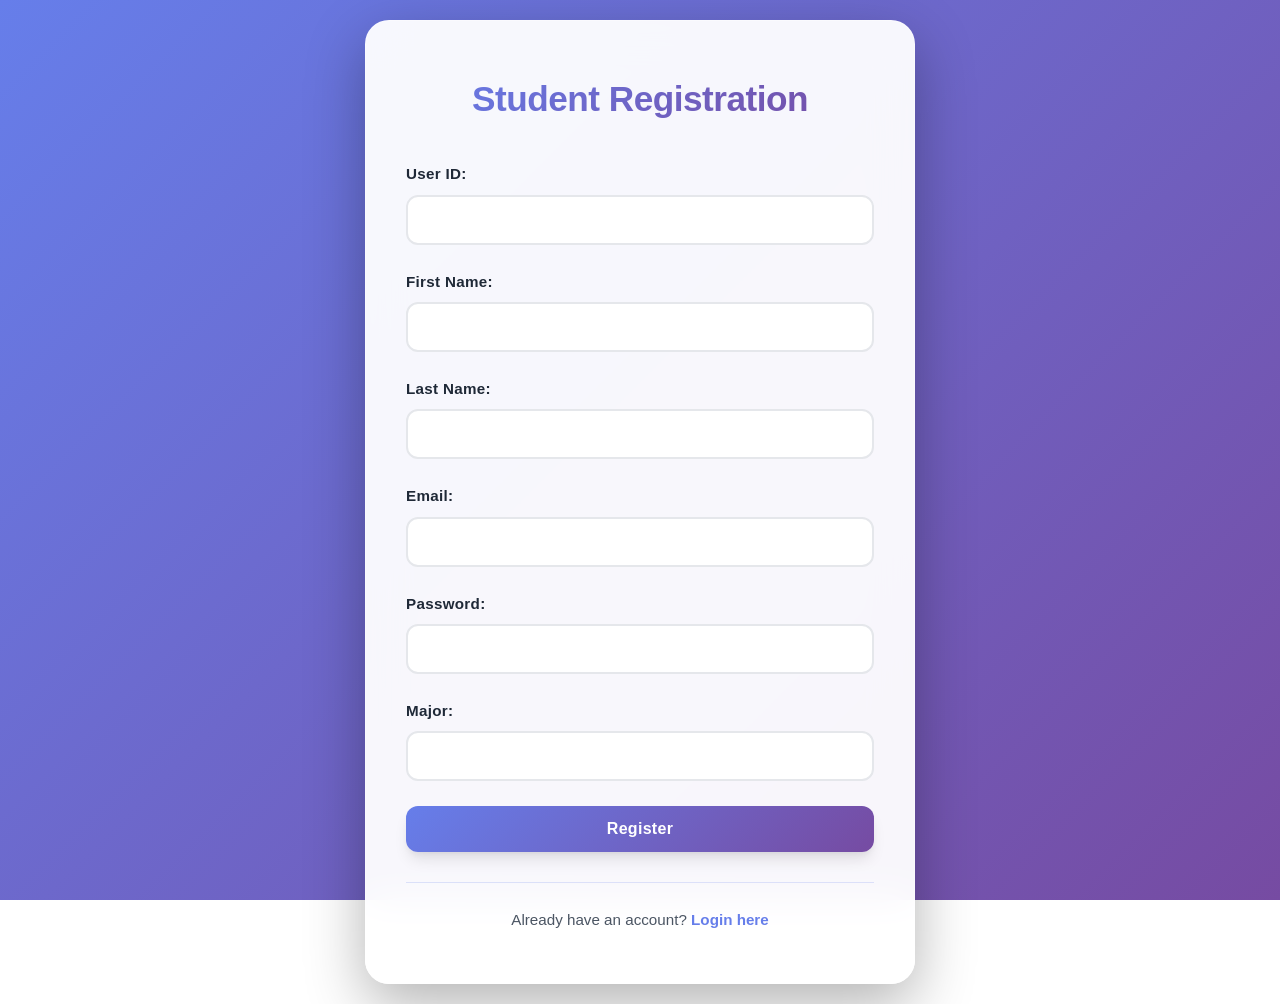
<file: src/main/resources/web/register.html>
<!DOCTYPE html>
<html lang="en">
<head>
    <meta charset="UTF-8">
    <meta name="viewport" content="width=device-width, initial-scale=1.0">
    <title>Register - School Management System</title>
    <link rel="stylesheet" href="styles.css">
    <style>
        body {
            display: flex;
            align-items: center;
            justify-content: center;
            min-height: 100vh;
            padding: 20px;
        }
        
        .auth-container {
            max-width: 550px;
            width: 100%;
            padding: 50px 40px;
            background: rgba(255, 255, 255, 0.95);
            backdrop-filter: blur(20px);
            border-radius: 24px;
            box-shadow: 0 20px 60px rgba(0, 0, 0, 0.3);
            border: 1px solid rgba(255, 255, 255, 0.3);
            animation: fadeInUp 0.6s ease-out;
        }
        
        .auth-container h2 {
            text-align: center;
            margin-bottom: 35px;
            background: linear-gradient(135deg, #667eea 0%, #764ba2 100%);
            -webkit-background-clip: text;
            -webkit-text-fill-color: transparent;
            background-clip: text;
            font-size: 2.2em;
            font-weight: 700;
            letter-spacing: -0.5px;
        }
        
        .auth-link {
            text-align: center;
            margin-top: 30px;
            padding-top: 25px;
            border-top: 1px solid rgba(102, 126, 234, 0.2);
        }
        
        .auth-link p {
            color: #4b5563;
            font-size: 0.95em;
        }
        
        .auth-link a {
            color: #667eea;
            text-decoration: none;
            font-weight: 600;
            transition: all 0.3s;
            position: relative;
        }
        
        .auth-link a::after {
            content: '';
            position: absolute;
            bottom: -2px;
            left: 0;
            width: 0;
            height: 2px;
            background: linear-gradient(135deg, #667eea 0%, #764ba2 100%);
            transition: width 0.3s;
        }
        
        .auth-link a:hover::after {
            width: 100%;
        }
        
        .auth-link a:hover {
            color: #764ba2;
        }
        
        @keyframes fadeInUp {
            from {
                opacity: 0;
                transform: translateY(30px);
            }
            to {
                opacity: 1;
                transform: translateY(0);
            }
        }
    </style>
</head>
<body>
<div class="auth-container">
    <h2>Student Registration</h2>
    <form id="registerForm" onsubmit="handleRegister(event)">
        <div class="form-group">
            <label>User ID:</label>
            <input type="text" id="userId" required>
        </div>
        <div class="form-group">
            <label>First Name:</label>
            <input type="text" id="firstName" required>
        </div>
        <div class="form-group">
            <label>Last Name:</label>
            <input type="text" id="lastName" required>
        </div>
        <div class="form-group">
            <label>Email:</label>
            <input type="email" id="email" required>
        </div>
        <div class="form-group">
            <label>Password:</label>
            <input type="password" id="password" required>
        </div>
        
        <div class="form-group">
            <label>Major:</label>
            <input type="text" id="major" required>
        </div>
        
        <button type="submit" class="btn-primary" style="width: 100%;">Register</button>
        <div id="registerResult" class="result"></div>
    </form>
    <div class="auth-link">
        <p>Already have an account? <a href="login.html">Login here</a></p>
    </div>
</div>

<script>
const API_BASE = 'http://localhost:8080';

async function handleRegister(event) {
    event.preventDefault();
    const resultDiv = document.getElementById('registerResult');
    resultDiv.className = 'result';
    resultDiv.style.display = 'none';

    const data = {
        userId: document.getElementById('userId').value,
        firstName: document.getElementById('firstName').value,
        lastName: document.getElementById('lastName').value,
        email: document.getElementById('email').value,
        password: document.getElementById('password').value,
        userType: 'student',
        major: document.getElementById('major').value
    };

    try {
        const response = await fetch(`${API_BASE}/api/auth/register`, {
            method: 'POST',
            headers: {
                'Content-Type': 'application/json'
            },
            body: JSON.stringify(data)
        });

        const result = await response.json();

        if (result.success) {
            // Store user info
            localStorage.setItem('user', JSON.stringify({
                userId: result.userId,
                firstName: result.firstName,
                lastName: result.lastName,
                name: result.name,
                email: result.email,
                roles: result.roles
            }));
            
            // Redirect to dashboard
            window.location.href = 'dashboard.html';
        } else {
            resultDiv.className = 'result error';
            resultDiv.innerHTML = `<strong>Error:</strong> ${result.error}`;
            resultDiv.style.display = 'block';
        }
    } catch (error) {
        resultDiv.className = 'result error';
        resultDiv.innerHTML = `<strong>Error:</strong> ${error.message}`;
        resultDiv.style.display = 'block';
    }
}
</script>
</body>
</html>
</file>
<file: src/main/resources/web/styles.css>
* {
    margin: 0;
    padding: 0;
    box-sizing: border-box;
}

:root {
    --primary: #667eea;
    --primary-dark: #5568d3;
    --secondary: #764ba2;
    --accent: #f093fb;
    --success: #10b981;
    --danger: #ef4444;
    --warning: #f59e0b;
    --info: #3b82f6;
    --dark: #1f2937;
    --light: #f9fafb;
    --white: #ffffff;
    --gray-100: #f3f4f6;
    --gray-200: #e5e7eb;
    --gray-300: #d1d5db;
    --gray-600: #4b5563;
    --gray-800: #1f2937;
    --shadow-sm: 0 1px 2px 0 rgba(0, 0, 0, 0.05);
    --shadow: 0 4px 6px -1px rgba(0, 0, 0, 0.1), 0 2px 4px -1px rgba(0, 0, 0, 0.06);
    --shadow-lg: 0 10px 15px -3px rgba(0, 0, 0, 0.1), 0 4px 6px -2px rgba(0, 0, 0, 0.05);
    --shadow-xl: 0 20px 25px -5px rgba(0, 0, 0, 0.1), 0 10px 10px -5px rgba(0, 0, 0, 0.04);
}

body {
    font-family: 'Inter', -apple-system, BlinkMacSystemFont, 'Segoe UI', Roboto, 'Helvetica Neue', Arial, sans-serif;
    background: linear-gradient(135deg, #667eea 0%, #764ba2 100%);
    background-attachment: fixed;
    min-height: 100vh;
    padding: 20px;
    color: var(--gray-800);
    line-height: 1.6;
}

.container {
    max-width: 1200px;
    margin: 0 auto;
    background: rgba(255, 255, 255, 0.95);
    backdrop-filter: blur(10px);
    border-radius: 20px;
    box-shadow: var(--shadow-xl);
    overflow: hidden;
    border: 1px solid rgba(255, 255, 255, 0.2);
    animation: fadeInUp 0.6s ease-out;
}

@keyframes fadeInUp {
    from {
        opacity: 0;
        transform: translateY(30px);
    }
    to {
        opacity: 1;
        transform: translateY(0);
    }
}

header {
    background: linear-gradient(135deg, var(--primary) 0%, var(--secondary) 100%);
    color: white;
    padding: 40px 30px;
    text-align: center;
    position: relative;
    overflow: hidden;
}

header::before {
    content: '';
    position: absolute;
    top: -50%;
    left: -50%;
    width: 200%;
    height: 200%;
    background: radial-gradient(circle, rgba(255,255,255,0.1) 0%, transparent 70%);
    animation: rotate 20s linear infinite;
}

@keyframes rotate {
    from { transform: rotate(0deg); }
    to { transform: rotate(360deg); }
}

header h1 {
    font-size: 2.5em;
    margin-bottom: 10px;
    font-weight: 700;
    letter-spacing: -0.5px;
    position: relative;
    z-index: 1;
    text-shadow: 0 2px 10px rgba(0, 0, 0, 0.2);
}

.subtitle {
    font-size: 1.2em;
    opacity: 0.95;
    position: relative;
    z-index: 1;
    font-weight: 300;
}

.tabs {
    display: flex;
    background: transparent !important;
    border: none !important;
    overflow-x: auto;
    padding: 0;
    gap: 10px;
}

.tab-button {
    flex: 0 1 auto;
    padding: 12px 24px;
    border: 2px solid rgba(255, 255, 255, 0.2);
    background: rgba(255, 255, 255, 0.1);
    backdrop-filter: blur(10px);
    cursor: pointer;
    font-size: 1em;
    font-weight: 500;
    transition: all 0.3s cubic-bezier(0.4, 0, 0.2, 1);
    border-radius: 12px;
    color: rgba(255, 255, 255, 0.8);
    position: relative;
    min-width: 120px;
}

.tab-button:hover {
    background: rgba(255, 255, 255, 0.15);
    color: white;
    border-color: rgba(255, 255, 255, 0.3);
}

.tab-button.active {
    background: linear-gradient(135deg, var(--primary) 0%, var(--secondary) 100%);
    border-color: transparent;
    font-weight: 600;
    color: white;
    box-shadow: var(--shadow-lg);
}

.tab-content {
    display: none;
    padding: 0 !important;
    background: transparent !important;
    animation: fadeIn 0.4s ease-in;
    margin-top: 20px;
}

@keyframes fadeIn {
    from { opacity: 0; }
    to { opacity: 1; }
}

.tab-content.active {
    display: block;
}

.tab-content h2 {
    color: var(--gray-800);
    margin-bottom: 30px;
    padding-bottom: 15px;
    border-bottom: 3px solid var(--primary);
    font-weight: 700;
    font-size: 1.8em;
    background: linear-gradient(135deg, var(--primary) 0%, var(--secondary) 100%);
    -webkit-background-clip: text;
    -webkit-text-fill-color: transparent;
    background-clip: text;
}

.form-group {
    margin-bottom: 25px;
}

.form-group label {
    display: block;
    margin-bottom: 8px;
    color: var(--gray-800);
    font-weight: 600;
    font-size: 0.95em;
    letter-spacing: 0.3px;
}

.form-group input,
.form-group select,
.form-group textarea {
    width: 100%;
    padding: 14px 16px;
    border: 2px solid var(--gray-200);
    border-radius: 12px;
    font-size: 1em;
    transition: all 0.3s cubic-bezier(0.4, 0, 0.2, 1);
    background: var(--white);
    font-family: inherit;
}

.form-group input:focus,
.form-group select:focus,
.form-group textarea:focus {
    outline: none;
    border-color: var(--primary);
    box-shadow: 0 0 0 4px rgba(102, 126, 234, 0.1);
    transform: translateY(-1px);
}

.checkbox-label {
    display: inline-flex;
    align-items: center;
    margin-right: 20px;
    cursor: pointer;
    padding: 10px;
    border-radius: 8px;
    transition: background 0.2s;
}

.checkbox-label:hover {
    background: var(--gray-100);
}

.checkbox-label input {
    width: auto;
    margin-right: 8px;
    cursor: pointer;
}

.btn-primary {
    background: linear-gradient(135deg, var(--primary) 0%, var(--secondary) 100%);
    color: white;
    padding: 14px 32px;
    border: none;
    border-radius: 12px;
    font-size: 1em;
    font-weight: 600;
    cursor: pointer;
    transition: all 0.3s cubic-bezier(0.4, 0, 0.2, 1);
    box-shadow: var(--shadow-lg);
    letter-spacing: 0.3px;
    position: relative;
    overflow: hidden;
}

.btn-primary::before {
    content: '';
    position: absolute;
    top: 50%;
    left: 50%;
    width: 0;
    height: 0;
    border-radius: 50%;
    background: rgba(255, 255, 255, 0.3);
    transform: translate(-50%, -50%);
    transition: width 0.6s, height 0.6s;
}

.btn-primary:hover::before {
    width: 300px;
    height: 300px;
}

.btn-primary:hover {
    transform: translateY(-2px);
    box-shadow: var(--shadow-xl);
}

.btn-primary:active {
    transform: translateY(0);
}

.result {
    margin-top: 25px;
    padding: 18px 20px;
    border-radius: 12px;
    display: none;
    animation: slideIn 0.3s ease-out;
    border-left: 4px solid;
}

@keyframes slideIn {
    from {
        opacity: 0;
        transform: translateX(-20px);
    }
    to {
        opacity: 1;
        transform: translateX(0);
    }
}

.result.success {
    background: linear-gradient(135deg, #d1fae5 0%, #a7f3d0 100%);
    border-left-color: var(--success);
    color: #065f46;
    display: block;
}

.result.error {
    background: linear-gradient(135deg, #fee2e2 0%, #fecaca 100%);
    border-left-color: var(--danger);
    color: #991b1b;
    display: block;
}

.result pre {
    background: rgba(0, 0, 0, 0.05);
    padding: 15px;
    border-radius: 8px;
    overflow-x: auto;
    margin-top: 15px;
    font-size: 0.9em;
    border: 1px solid rgba(0, 0, 0, 0.1);
}

.output-section {
    margin: 30px;
    padding: 25px;
    background: var(--gray-100);
    border-radius: 16px;
    box-shadow: var(--shadow);
}

.output-section h3 {
    margin-bottom: 15px;
    color: var(--gray-800);
    font-weight: 600;
}

.output-area {
    background: #1e1e1e;
    color: #00ff00;
    padding: 20px;
    border-radius: 12px;
    font-family: 'Courier New', monospace;
    font-size: 0.9em;
    max-height: 400px;
    overflow-y: auto;
    white-space: pre-wrap;
    word-wrap: break-word;
    box-shadow: inset 0 2px 10px rgba(0, 0, 0, 0.3);
}

.output-area::-webkit-scrollbar {
    width: 10px;
}

.output-area::-webkit-scrollbar-track {
    background: #2d2d2d;
    border-radius: 5px;
}

.output-area::-webkit-scrollbar-thumb {
    background: #555;
    border-radius: 5px;
    transition: background 0.2s;
}

.output-area::-webkit-scrollbar-thumb:hover {
    background: #777;
}

ul {
    margin: 20px 0;
    padding-left: 30px;
}

ul li {
    margin: 12px 0;
    color: var(--gray-600);
    line-height: 1.8;
}

@media (max-width: 768px) {
    body {
        padding: 10px;
    }
    
    .container {
        border-radius: 16px;
    }
    
    header h1 {
        font-size: 2em;
    }
    
    .tabs {
        flex-direction: column;
    }

    .tab-button {
        border-bottom: 1px solid var(--gray-200);
        border-right: none;
        border-radius: 0;
    }

    .tab-button.active {
        border-bottom-color: var(--gray-200);
        border-left: 4px solid var(--primary);
    }
    
    .tab-content {
        padding: 25px 20px;
    }
}
</file>
